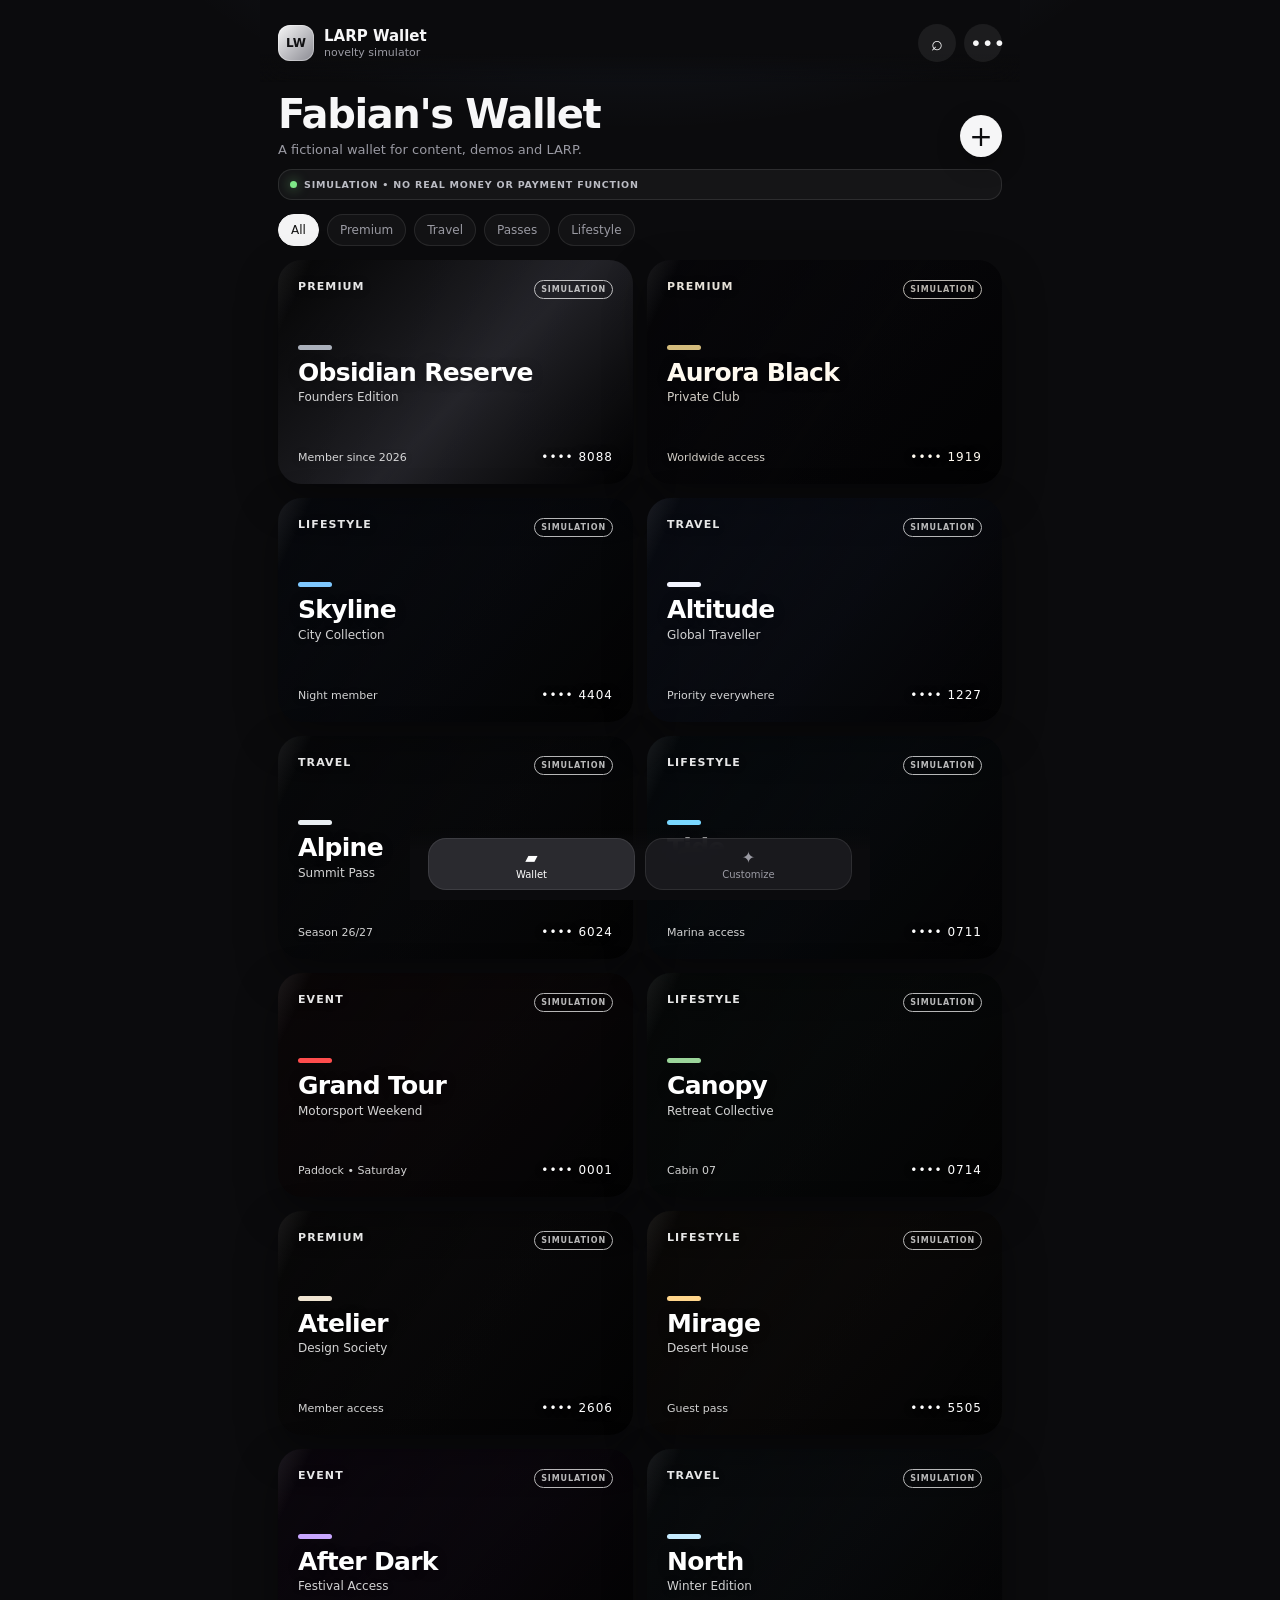
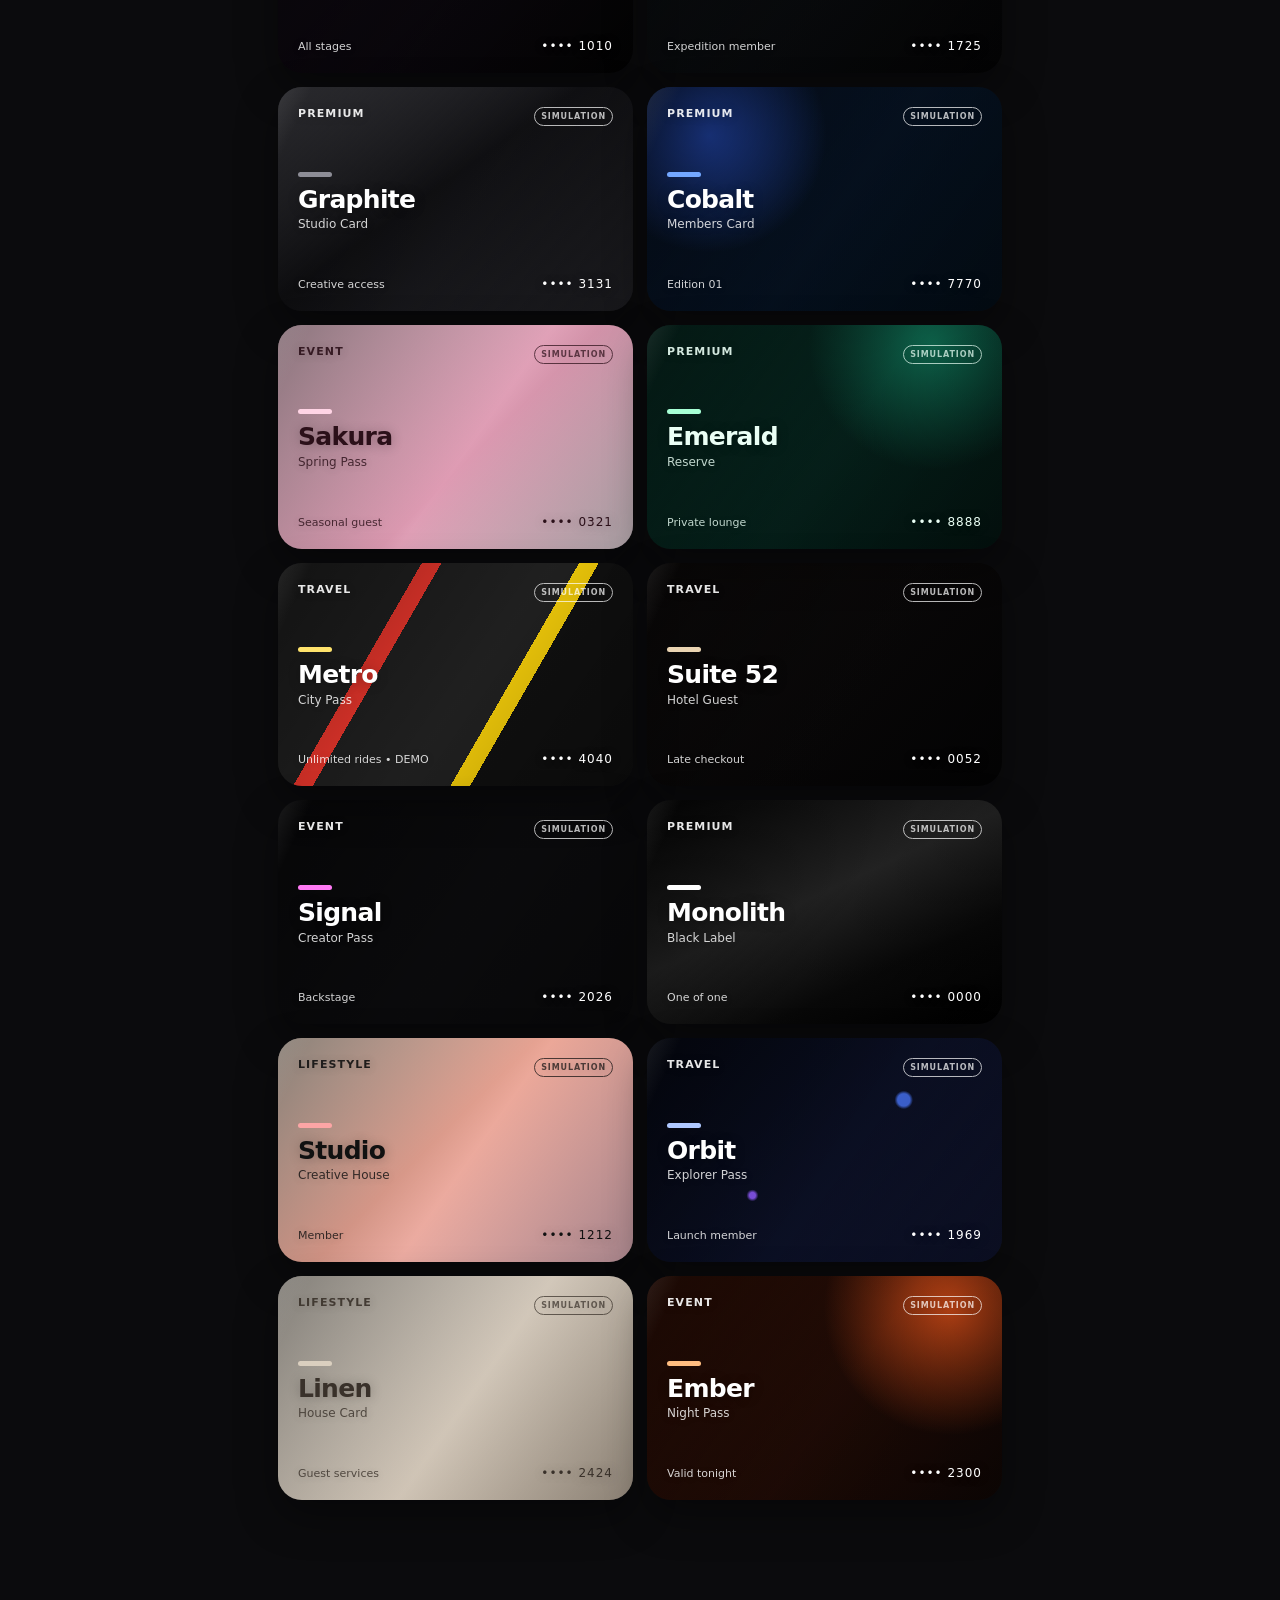
<file: index.html>
<!doctype html>
<html lang="en">
<head>
  <meta charset="utf-8" />
  <meta name="viewport" content="width=device-width, initial-scale=1, viewport-fit=cover" />
  <meta name="theme-color" content="#0a0a0b" />
  <meta name="apple-mobile-web-app-capable" content="yes" />
  <meta name="apple-mobile-web-app-status-bar-style" content="black-translucent" />
  <meta name="apple-mobile-web-app-title" content="LARP Wallet" />
  <meta name="description" content="A customizable novelty wallet simulator for content and roleplay. No real money, payments, cards, or credentials." />
  <link rel="manifest" href="manifest.webmanifest" />
  <link rel="icon" href="icon.svg" type="image/svg+xml" />
  <link rel="stylesheet" href="styles.css" />
  <title>LARP Wallet</title>
</head>
<body>
  <div id="app">
    <header class="topbar" id="holdZone">
      <div class="brand">
        <div class="brand-mark">LW</div>
        <div>
          <div class="brand-title">LARP Wallet</div>
          <div class="brand-sub">novelty simulator</div>
        </div>
      </div>
      <div class="top-actions">
        <button class="icon-btn" id="searchBtn" aria-label="Search cards">⌕</button>
        <button class="icon-btn" id="settingsBtn" aria-label="Customize wallet">•••</button>
      </div>
      <div class="hold-progress" id="holdProgress"></div>
    </header>

    <main>
      <section class="hero-row">
        <div>
          <h1 id="walletTitle">Fabian's Wallet</h1>
          <p id="walletSubtitle">A fictional wallet for content, demos and LARP.</p>
        </div>
        <button class="add-btn" id="addCardBtn" aria-label="Add card">+</button>
      </section>

      <div class="demo-banner" id="demoBanner">
        <span class="demo-dot"></span>
        SIMULATION • NO REAL MONEY OR PAYMENT FUNCTION
      </div>

      <section class="toolbar">
        <button class="chip active" data-filter="all">All</button>
        <button class="chip" data-filter="premium">Premium</button>
        <button class="chip" data-filter="travel">Travel</button>
        <button class="chip" data-filter="event">Passes</button>
        <button class="chip" data-filter="lifestyle">Lifestyle</button>
      </section>

      <section class="wallet-stack" id="walletStack" aria-live="polite"></section>
      <div class="empty-state hidden" id="emptyState">
        <div class="empty-icon">◇</div>
        <h2>No cards here</h2>
        <p>Add a card or change the filter.</p>
      </div>
    </main>

    <nav class="bottom-nav">
      <button class="nav-item active" id="walletTab"><span>▰</span><small>Wallet</small></button>
      <button class="nav-item" id="editTab"><span>✦</span><small>Customize</small></button>
    </nav>
  </div>

  <div class="modal-backdrop hidden" id="modalBackdrop"></div>

  <section class="sheet hidden" id="settingsSheet" aria-modal="true" role="dialog">
    <div class="sheet-handle"></div>
    <div class="sheet-head">
      <div><h2>Backstage</h2><p>Customize the whole simulator.</p></div>
      <button class="icon-btn" data-close-sheet>×</button>
    </div>

    <div class="segmented" id="settingsTabs">
      <button class="seg active" data-tab="wallet">Wallet</button>
      <button class="seg" data-tab="card">Card</button>
      <button class="seg" data-tab="data">Backup</button>
    </div>

    <div class="sheet-body tab-panel" data-panel="wallet">
      <label>Wallet title<input id="settingWalletTitle" maxlength="34" /></label>
      <label>Subtitle<input id="settingWalletSubtitle" maxlength="90" /></label>
      <label>Theme<select id="settingTheme"><option value="dark">Dark</option><option value="light">Light</option><option value="auto">System</option></select></label>
      <label>Card spacing<input type="range" id="settingSpacing" min="16" max="88" step="2" /></label>
      <label>Card corners<input type="range" id="settingRadius" min="14" max="34" step="1" /></label>
      <label>Stack depth<input type="range" id="settingScale" min="92" max="100" step="1" /></label>
      <label class="switch-row"><span>Photo overlay</span><input type="checkbox" id="settingOverlay" checked /></label>
      <p class="safety-note">The “SIMULATION” label stays visible by design. This project intentionally has no payment, transaction, receipt, or real credential features.</p>
    </div>

    <div class="sheet-body tab-panel hidden" data-panel="card">
      <div id="cardEditorEmpty" class="editor-empty">Open a card, then edit it here.</div>
      <div id="cardEditor" class="hidden">
        <label>Card title<input id="editTitle" maxlength="34" /></label>
        <label>Subtitle<input id="editSubtitle" maxlength="48" /></label>
        <label>Footer / message<input id="editFooter" maxlength="52" /></label>
        <label>Last four<input id="editLast4" inputmode="numeric" maxlength="4" /></label>
        <label>Category<select id="editCategory"><option>premium</option><option>travel</option><option>event</option><option>lifestyle</option></select></label>
        <label>Text color<input type="color" id="editTextColor" /></label>
        <label>Accent color<input type="color" id="editAccent" /></label>
        <label>Background image URL<input id="editImage" placeholder="https://..." /></label>
        <label>Gradient<input id="editGradient" placeholder="linear-gradient(...)" /></label>
        <div class="button-row"><button class="secondary" id="duplicateCard">Duplicate</button><button class="danger" id="deleteCard">Delete</button></div>
      </div>
    </div>

    <div class="sheet-body tab-panel hidden" data-panel="data">
      <button class="primary wide" id="exportBtn">Export wallet JSON</button>
      <label>Import wallet JSON<textarea id="importBox" rows="8" placeholder="Paste exported JSON here"></textarea></label>
      <button class="secondary wide" id="importBtn">Import</button>
      <button class="danger wide" id="resetBtn">Reset to starter deck</button>
    </div>
  </section>

  <section class="detail-view hidden" id="detailView" aria-modal="true" role="dialog">
    <header class="detail-top">
      <button class="icon-btn glass" id="detailBack">‹</button>
      <div class="detail-badge">SIMULATION</div>
      <button class="icon-btn glass" id="detailEdit">•••</button>
    </header>
    <div class="detail-card-wrap" id="detailCardWrap"></div>
    <div class="detail-info" id="detailInfo"></div>
    <div class="detail-actions">
      <button class="detail-action" id="moveUp">↑<span>Move up</span></button>
      <button class="detail-action" id="moveDown">↓<span>Move down</span></button>
      <button class="detail-action" id="detailDuplicate">⧉<span>Duplicate</span></button>
    </div>
    <p class="detail-disclaimer">Visual prop only. No real account, money, card, issuer, credential, barcode, or payment capability.</p>
  </section>

  <section class="search-overlay hidden" id="searchOverlay">
    <div class="search-head"><button class="icon-btn" id="searchClose">‹</button><input id="searchInput" placeholder="Search cards" autofocus /></div>
    <div class="search-results" id="searchResults"></div>
  </section>

  <script src="app.js"></script>
</body>
</html>
</file>
<file: styles.css>
:root {
  --bg:#0b0b0d; --panel:#151518; --panel2:#1d1d21; --text:#f7f7f8; --muted:#9a9aa3;
  --line:rgba(255,255,255,.09); --accent:#76a7ff; --spacing:42px; --radius:24px; --stack-scale:.97;
  color-scheme: dark;
}
*{box-sizing:border-box;-webkit-tap-highlight-color:transparent}
html,body{margin:0;background:var(--bg);color:var(--text);font-family:-apple-system,BlinkMacSystemFont,"SF Pro Display","SF Pro Text",Inter,system-ui,sans-serif;min-height:100%;overscroll-behavior:none}
body{padding-bottom:110px;background:radial-gradient(900px 500px at 50% -170px,rgba(118,167,255,.16),transparent 60%),var(--bg)}
button,input,select,textarea{font:inherit}
button{color:inherit}
#app{max-width:760px;margin:auto;min-height:100vh}
.topbar{height:82px;padding:calc(env(safe-area-inset-top) + 12px) 18px 8px;display:flex;align-items:center;justify-content:space-between;position:sticky;top:0;z-index:20;background:linear-gradient(to bottom,var(--bg) 65%,transparent);backdrop-filter:blur(16px)}
.brand{display:flex;gap:10px;align-items:center}.brand-mark{width:36px;height:36px;border-radius:12px;display:grid;place-items:center;font-weight:800;font-size:12px;background:linear-gradient(135deg,#f7f7f7,#8a8a92);color:#101012;box-shadow:inset 0 0 0 1px rgba(255,255,255,.35)}
.brand-title{font-weight:750;font-size:15px}.brand-sub{font-size:11px;color:var(--muted);margin-top:1px}.top-actions{display:flex;gap:8px}.icon-btn{border:0;background:rgba(255,255,255,.07);width:38px;height:38px;border-radius:50%;display:grid;place-items:center;font-size:20px;cursor:pointer}.hold-progress{position:absolute;left:18px;right:18px;bottom:0;height:2px;border-radius:10px;transform:scaleX(0);transform-origin:left;background:var(--accent);transition:transform .05s linear}
main{padding:8px 18px 28px}.hero-row{display:flex;align-items:flex-end;justify-content:space-between;gap:18px;margin:4px 0 12px}.hero-row h1{font-size:34px;letter-spacing:-1.4px;margin:0;line-height:1}.hero-row p{font-size:13px;color:var(--muted);margin:8px 0 0;max-width:460px}.add-btn{border:0;background:#f6f6f7;color:#0d0d0f;width:42px;height:42px;border-radius:50%;font-size:28px;font-weight:300;cursor:pointer;box-shadow:0 8px 25px rgba(0,0,0,.25)}
.demo-banner{display:flex;align-items:center;gap:7px;border:1px solid rgba(255,255,255,.1);background:rgba(255,255,255,.045);border-radius:14px;padding:9px 11px;font-size:9.5px;letter-spacing:.8px;color:#bbbcc4;font-weight:720;margin-bottom:12px}.demo-dot{width:7px;height:7px;border-radius:50%;background:#7ee787;box-shadow:0 0 12px rgba(126,231,135,.65)}
.toolbar{display:flex;gap:8px;overflow:auto;padding:2px 0 14px;scrollbar-width:none}.toolbar::-webkit-scrollbar{display:none}.chip{border:1px solid var(--line);background:rgba(255,255,255,.035);color:var(--muted);padding:8px 12px;border-radius:999px;font-size:12px;white-space:nowrap}.chip.active{background:#f4f4f5;color:#111;border-color:#f4f4f5}
.wallet-stack{display:flex;flex-direction:column;align-items:center;padding-bottom:120px}.wallet-card{width:100%;aspect-ratio:1.586/1;max-height:430px;border-radius:var(--radius);position:relative;overflow:hidden;isolation:isolate;cursor:pointer;box-shadow:0 16px 42px rgba(0,0,0,.38);margin-bottom:calc(var(--spacing) * -1);transform:scale(var(--stack-scale));transform-origin:top center;transition:transform .22s ease,filter .22s ease;touch-action:pan-y}
.wallet-card:last-child{margin-bottom:0}.wallet-card:hover{transform:scale(1)}.wallet-card.dragging{opacity:.6;filter:saturate(.4)}
.card-bg{position:absolute;inset:0;background-size:cover;background-position:center;z-index:-3;transform:scale(1.015)}.card-overlay{position:absolute;inset:0;z-index:-2;background:linear-gradient(125deg,rgba(0,0,0,.46),rgba(0,0,0,.08) 54%,rgba(0,0,0,.35))}.wallet-card.no-overlay .card-overlay{display:none}.card-sheen{position:absolute;inset:-35%;z-index:-1;background:linear-gradient(115deg,transparent 42%,rgba(255,255,255,.13) 49%,transparent 56%);transform:translateX(-40%);pointer-events:none}.wallet-card:hover .card-sheen{animation:sheen .75s ease}@keyframes sheen{to{transform:translateX(38%)}}
.card-content{height:100%;padding:22px;display:flex;flex-direction:column;justify-content:space-between;text-shadow:0 1px 12px rgba(0,0,0,.28)}.card-top{display:flex;justify-content:space-between;gap:12px}.card-kind{font-size:11px;font-weight:760;letter-spacing:1.1px;text-transform:uppercase;opacity:.9}.sim-tag{font-size:8px;font-weight:820;letter-spacing:.9px;border:1px solid currentColor;border-radius:999px;padding:4px 6px;opacity:.72}.card-title{font-size:25px;letter-spacing:-.7px;font-weight:760;line-height:1.02}.card-subtitle{font-size:12px;margin-top:5px;opacity:.82}.card-bottom{display:flex;align-items:flex-end;justify-content:space-between;gap:12px}.card-footer{font-size:11px;opacity:.82}.last4{font-size:12px;font-variant-numeric:tabular-nums;letter-spacing:1px}.accent-pill{width:34px;height:5px;border-radius:999px;margin-bottom:10px;background:var(--card-accent)}
.empty-state{text-align:center;color:var(--muted);padding:70px 0}.empty-icon{font-size:48px}.empty-state h2{color:var(--text);margin-bottom:4px}.hidden{display:none!important}
.bottom-nav{position:fixed;bottom:0;left:50%;transform:translateX(-50%);width:min(760px,100%);padding:10px 18px calc(env(safe-area-inset-bottom) + 10px);display:flex;gap:10px;z-index:30;background:linear-gradient(to top,var(--bg) 70%,transparent)}.nav-item{flex:1;border:1px solid var(--line);background:rgba(28,28,32,.88);backdrop-filter:blur(20px);height:52px;border-radius:18px;display:flex;flex-direction:column;align-items:center;justify-content:center;gap:2px;color:var(--muted)}.nav-item.active{color:#fff;background:rgba(45,45,50,.95)}.nav-item span{font-size:16px}.nav-item small{font-size:10px}
.modal-backdrop{position:fixed;inset:0;background:rgba(0,0,0,.58);backdrop-filter:blur(4px);z-index:49}.sheet{position:fixed;left:50%;bottom:0;transform:translateX(-50%);width:min(760px,100%);max-height:88vh;background:#171719;border:1px solid rgba(255,255,255,.1);border-bottom:0;border-radius:28px 28px 0 0;z-index:50;overflow:auto;padding:8px 18px calc(env(safe-area-inset-bottom) + 24px);box-shadow:0 -26px 80px rgba(0,0,0,.45)}.sheet-handle{width:38px;height:4px;border-radius:10px;background:#505057;margin:2px auto 12px}.sheet-head{display:flex;align-items:start;justify-content:space-between}.sheet-head h2{font-size:27px;letter-spacing:-.7px;margin:0}.sheet-head p{margin:4px 0 0;color:var(--muted);font-size:12px}.segmented{display:flex;background:#232327;padding:3px;border-radius:12px;margin:16px 0}.seg{flex:1;border:0;background:transparent;border-radius:10px;padding:8px;color:var(--muted);font-size:12px}.seg.active{background:#3a3a40;color:#fff}.sheet-body{display:grid;gap:13px}.sheet label{display:grid;gap:7px;font-size:11px;color:var(--muted);font-weight:620}.sheet input,.sheet select,.sheet textarea{width:100%;border:1px solid var(--line);background:#232327;color:#fff;border-radius:13px;padding:12px 13px;outline:none}.sheet input[type=color]{height:46px;padding:6px}.sheet input[type=range]{padding:0}.switch-row{display:flex!important;align-items:center;justify-content:space-between}.switch-row input{width:20px!important;height:20px}.safety-note{font-size:11px;line-height:1.45;color:#8f9098;background:#202024;padding:12px;border-radius:12px}.button-row{display:flex;gap:8px}.primary,.secondary,.danger{border:0;border-radius:13px;padding:12px 14px;font-weight:680}.primary{background:#f5f5f6;color:#111}.secondary{background:#2b2b30}.danger{background:#402123;color:#ffabab}.wide{width:100%}.editor-empty{padding:30px;text-align:center;color:var(--muted)}
.detail-view{position:fixed;inset:0;background:radial-gradient(700px 500px at 50% 20%,rgba(130,160,220,.14),transparent 65%),#09090b;z-index:60;padding:calc(env(safe-area-inset-top) + 10px) 18px calc(env(safe-area-inset-bottom) + 18px);overflow:auto}.detail-top{display:flex;align-items:center;justify-content:space-between;max-width:720px;margin:auto}.glass{background:rgba(255,255,255,.08);backdrop-filter:blur(12px)}.detail-badge{font-size:9px;letter-spacing:1.3px;font-weight:850;color:#afb0b7}.detail-card-wrap{max-width:680px;margin:42px auto 20px}.detail-card-wrap .wallet-card{transform:none!important;margin:0!important;max-height:none}.detail-info{max-width:680px;margin:auto;background:#151518;border:1px solid var(--line);border-radius:20px;padding:17px;display:grid;gap:10px}.info-row{display:flex;justify-content:space-between;gap:20px;font-size:13px}.info-row span:first-child{color:var(--muted)}.detail-actions{max-width:680px;margin:12px auto;display:grid;grid-template-columns:repeat(3,1fr);gap:8px}.detail-action{border:1px solid var(--line);background:#151518;border-radius:16px;padding:12px;display:grid;gap:4px;place-items:center;font-size:20px}.detail-action span{font-size:10px;color:var(--muted)}.detail-disclaimer{max-width:680px;margin:16px auto;color:#707078;font-size:10px;text-align:center;line-height:1.45}
.search-overlay{position:fixed;inset:0;background:var(--bg);z-index:70;padding:calc(env(safe-area-inset-top) + 10px) 18px}.search-head{max-width:720px;margin:auto;display:flex;gap:8px}.search-head input{flex:1;border:1px solid var(--line);background:#1a1a1e;border-radius:14px;color:#fff;padding:11px 13px;outline:none}.search-results{max-width:720px;margin:14px auto;display:grid;gap:8px}.search-result{display:flex;align-items:center;gap:12px;background:#151518;border:1px solid var(--line);border-radius:15px;padding:10px;cursor:pointer}.search-thumb{width:58px;height:38px;border-radius:9px;background-size:cover;background-position:center}.search-result strong{font-size:13px}.search-result small{display:block;color:var(--muted);margin-top:2px}
body.light{--bg:#f2f2f5;--panel:#fff;--panel2:#f8f8fa;--text:#111114;--muted:#777781;--line:rgba(0,0,0,.09);color-scheme:light;background:radial-gradient(900px 500px at 50% -170px,rgba(67,122,229,.10),transparent 60%),var(--bg)}body.light .topbar,body.light .bottom-nav{background:linear-gradient(to bottom,var(--bg) 65%,transparent)}body.light .bottom-nav{background:linear-gradient(to top,var(--bg) 70%,transparent)}body.light .nav-item,body.light .detail-info,body.light .detail-action,body.light .search-result{background:rgba(255,255,255,.9)}body.light .nav-item.active{background:#fff}body.light .sheet{background:#f7f7f9}body.light .sheet input,body.light .sheet select,body.light .sheet textarea{background:#fff;color:#111}body.light .segmented{background:#e7e7eb}body.light .seg.active{background:#fff;color:#111}body.light .detail-view,body.light .search-overlay{background:#f1f1f4}
@media (min-width:700px){.wallet-stack{display:grid;grid-template-columns:repeat(2,1fr);gap:14px;align-items:start}.wallet-card{margin:0;transform:none}.wallet-card:hover{transform:translateY(-3px)}.hero-row h1{font-size:40px}.bottom-nav{max-width:460px}.card-content{padding:20px}}
@media (prefers-reduced-motion:reduce){*{animation:none!important;transition:none!important}}
</file>
